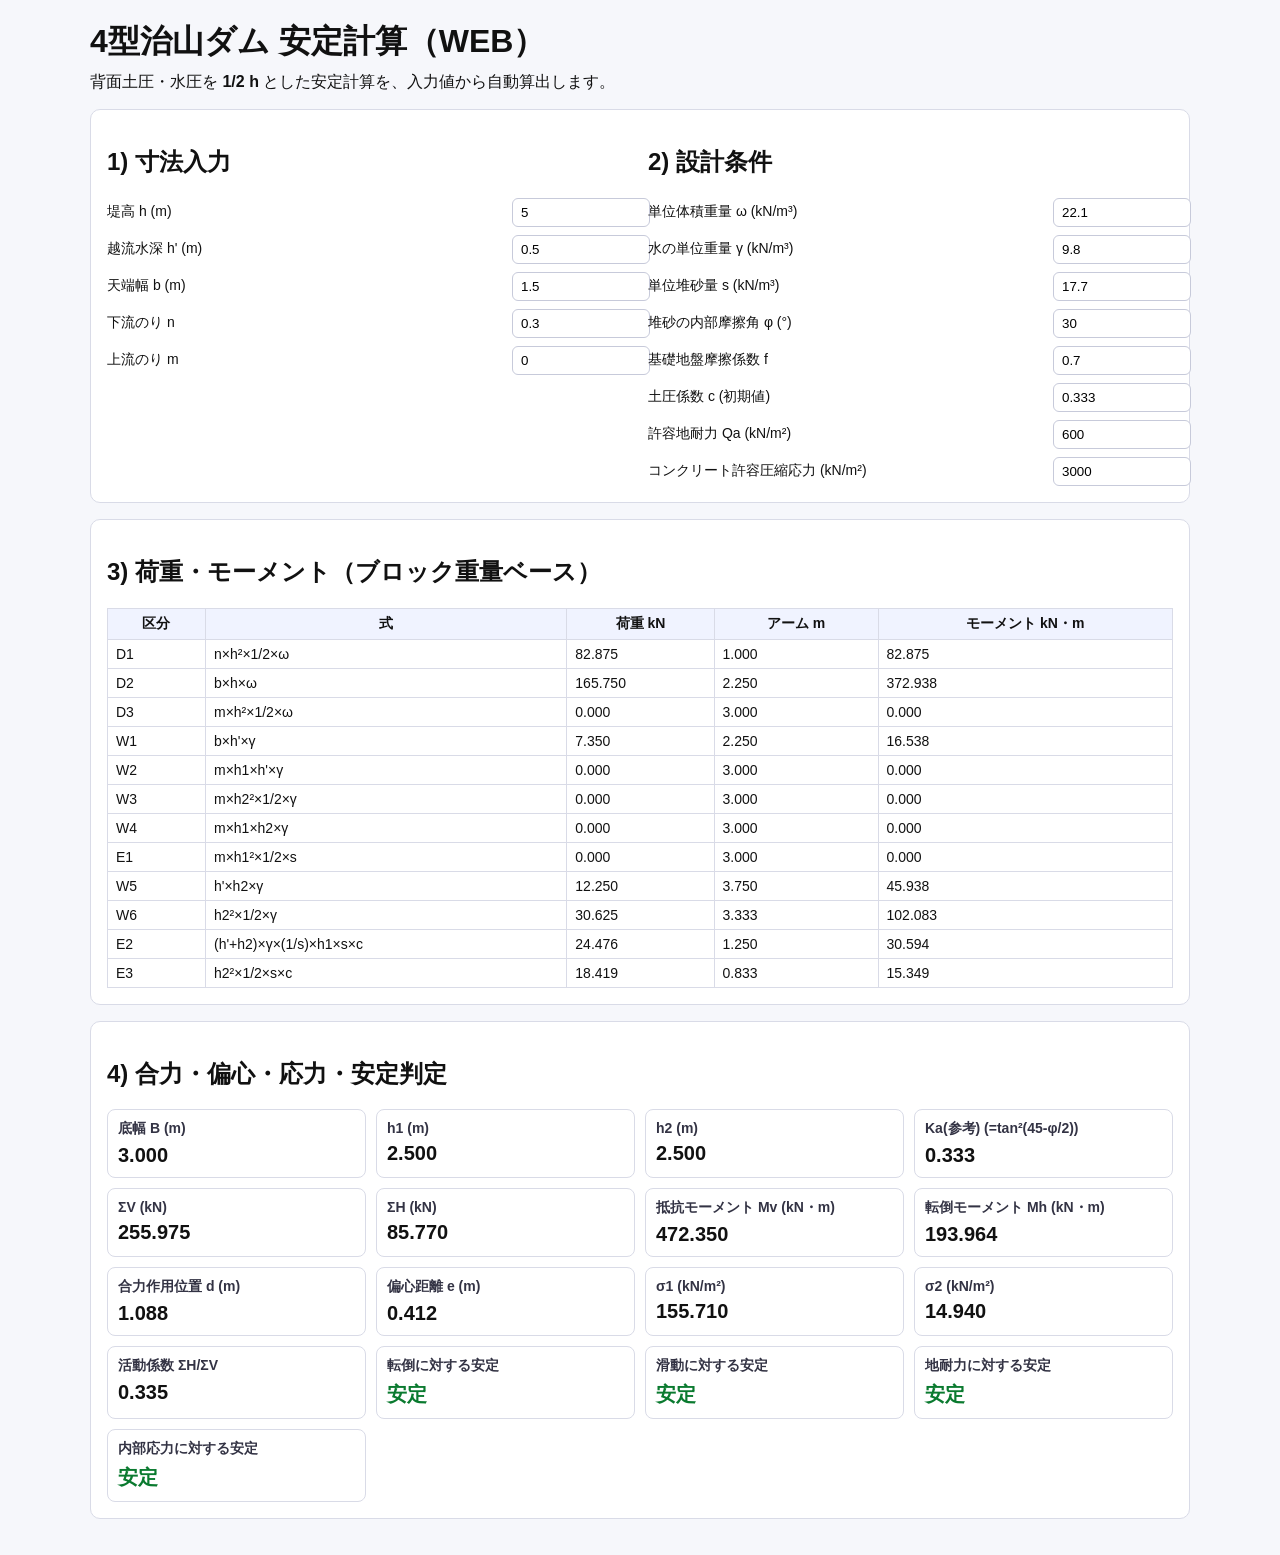
<file: dam_stability_web/index.html>
<!doctype html>
<html lang="ja">
<head>
  <meta charset="UTF-8" />
  <meta name="viewport" content="width=device-width, initial-scale=1.0" />
  <title>4型治山ダム 安定計算WEB</title>
  <link rel="stylesheet" href="style.css" />
</head>
<body>
  <main class="container">
    <h1>4型治山ダム 安定計算（WEB）</h1>
    <p class="lead">背面土圧・水圧を <strong>1/2 h</strong> とした安定計算を、入力値から自動算出します。</p>

    <section class="card grid2">
      <div>
        <h2>1) 寸法入力</h2>
        <div class="fields" id="dim-fields"></div>
      </div>
      <div>
        <h2>2) 設計条件</h2>
        <div class="fields" id="cond-fields"></div>
      </div>
    </section>

    <section class="card">
      <h2>3) 荷重・モーメント（ブロック重量ベース）</h2>
      <table id="force-table">
        <thead>
          <tr><th>区分</th><th>式</th><th>荷重 kN</th><th>アーム m</th><th>モーメント kN・m</th></tr>
        </thead>
        <tbody></tbody>
      </table>
    </section>

    <section class="card">
      <h2>4) 合力・偏心・応力・安定判定</h2>
      <div class="result-grid" id="results"></div>
    </section>
  </main>

  <script src="script.js"></script>
</body>
</html>
</file>
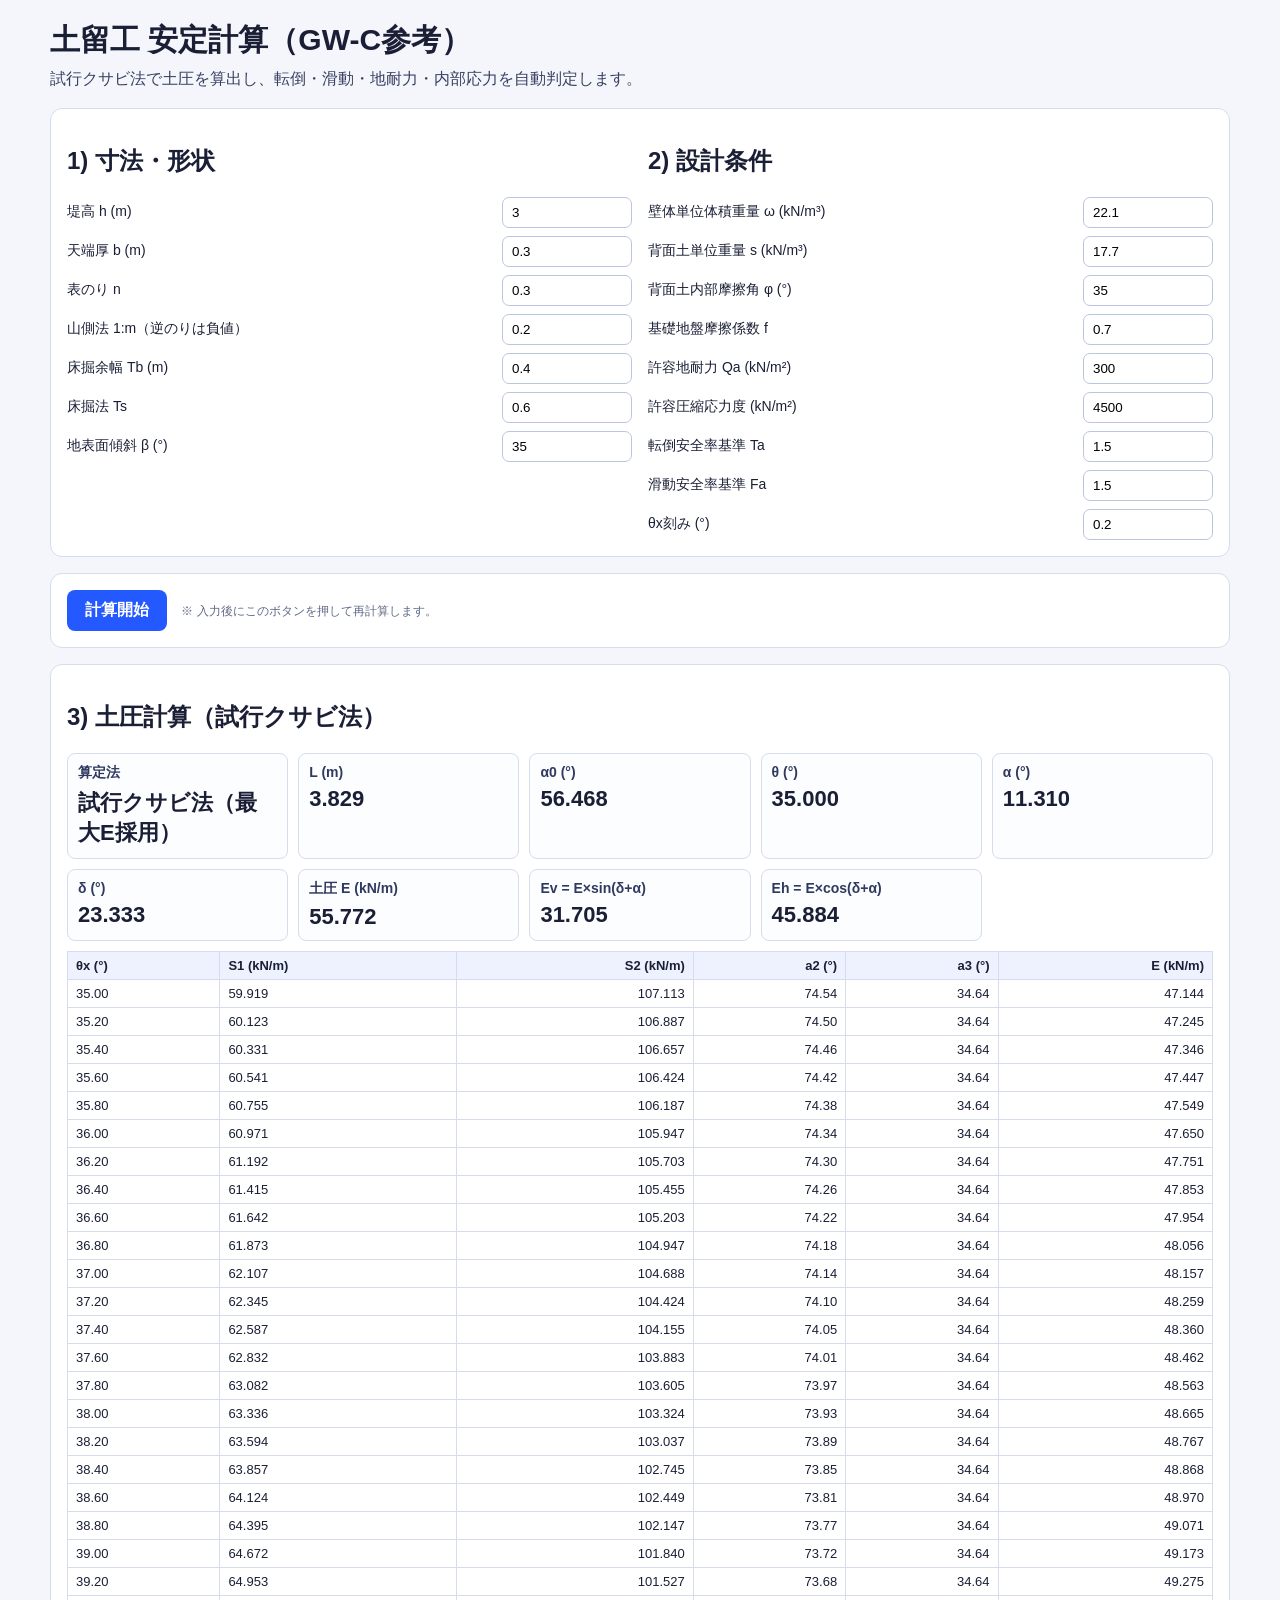
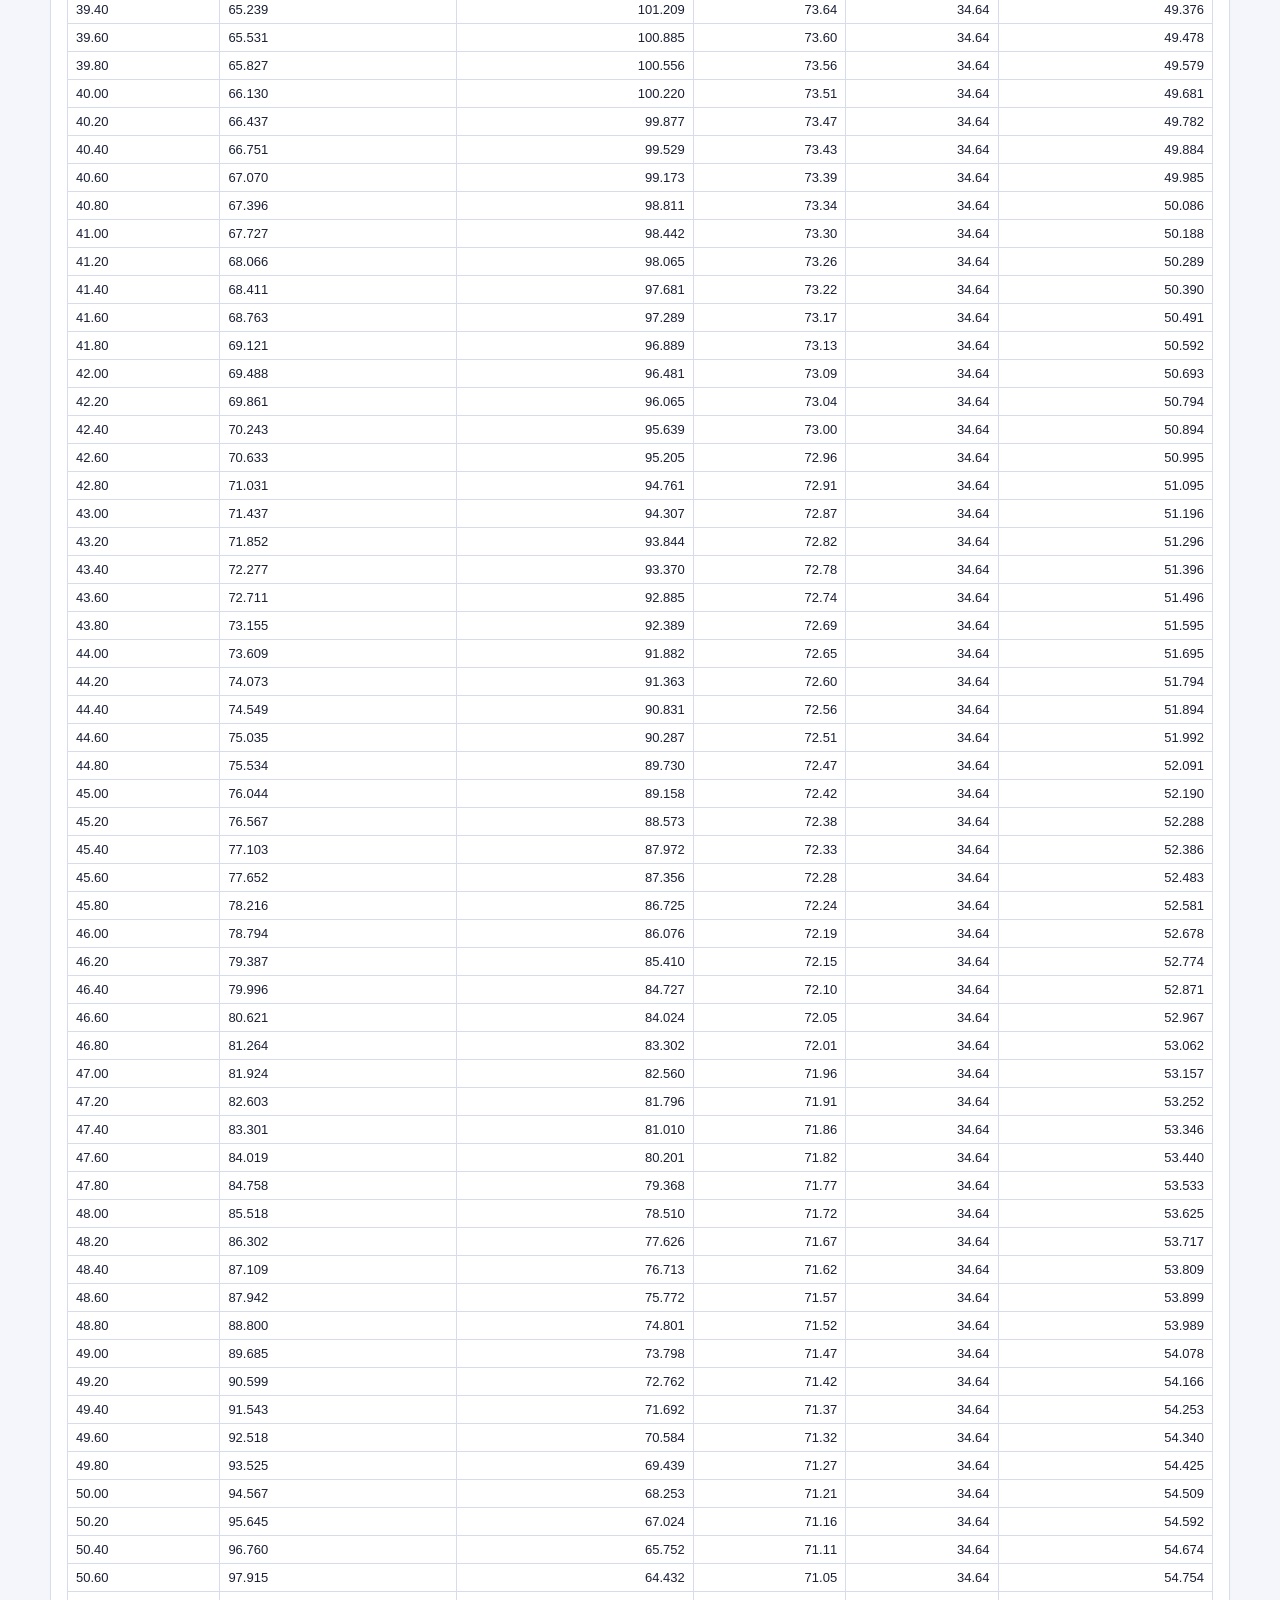
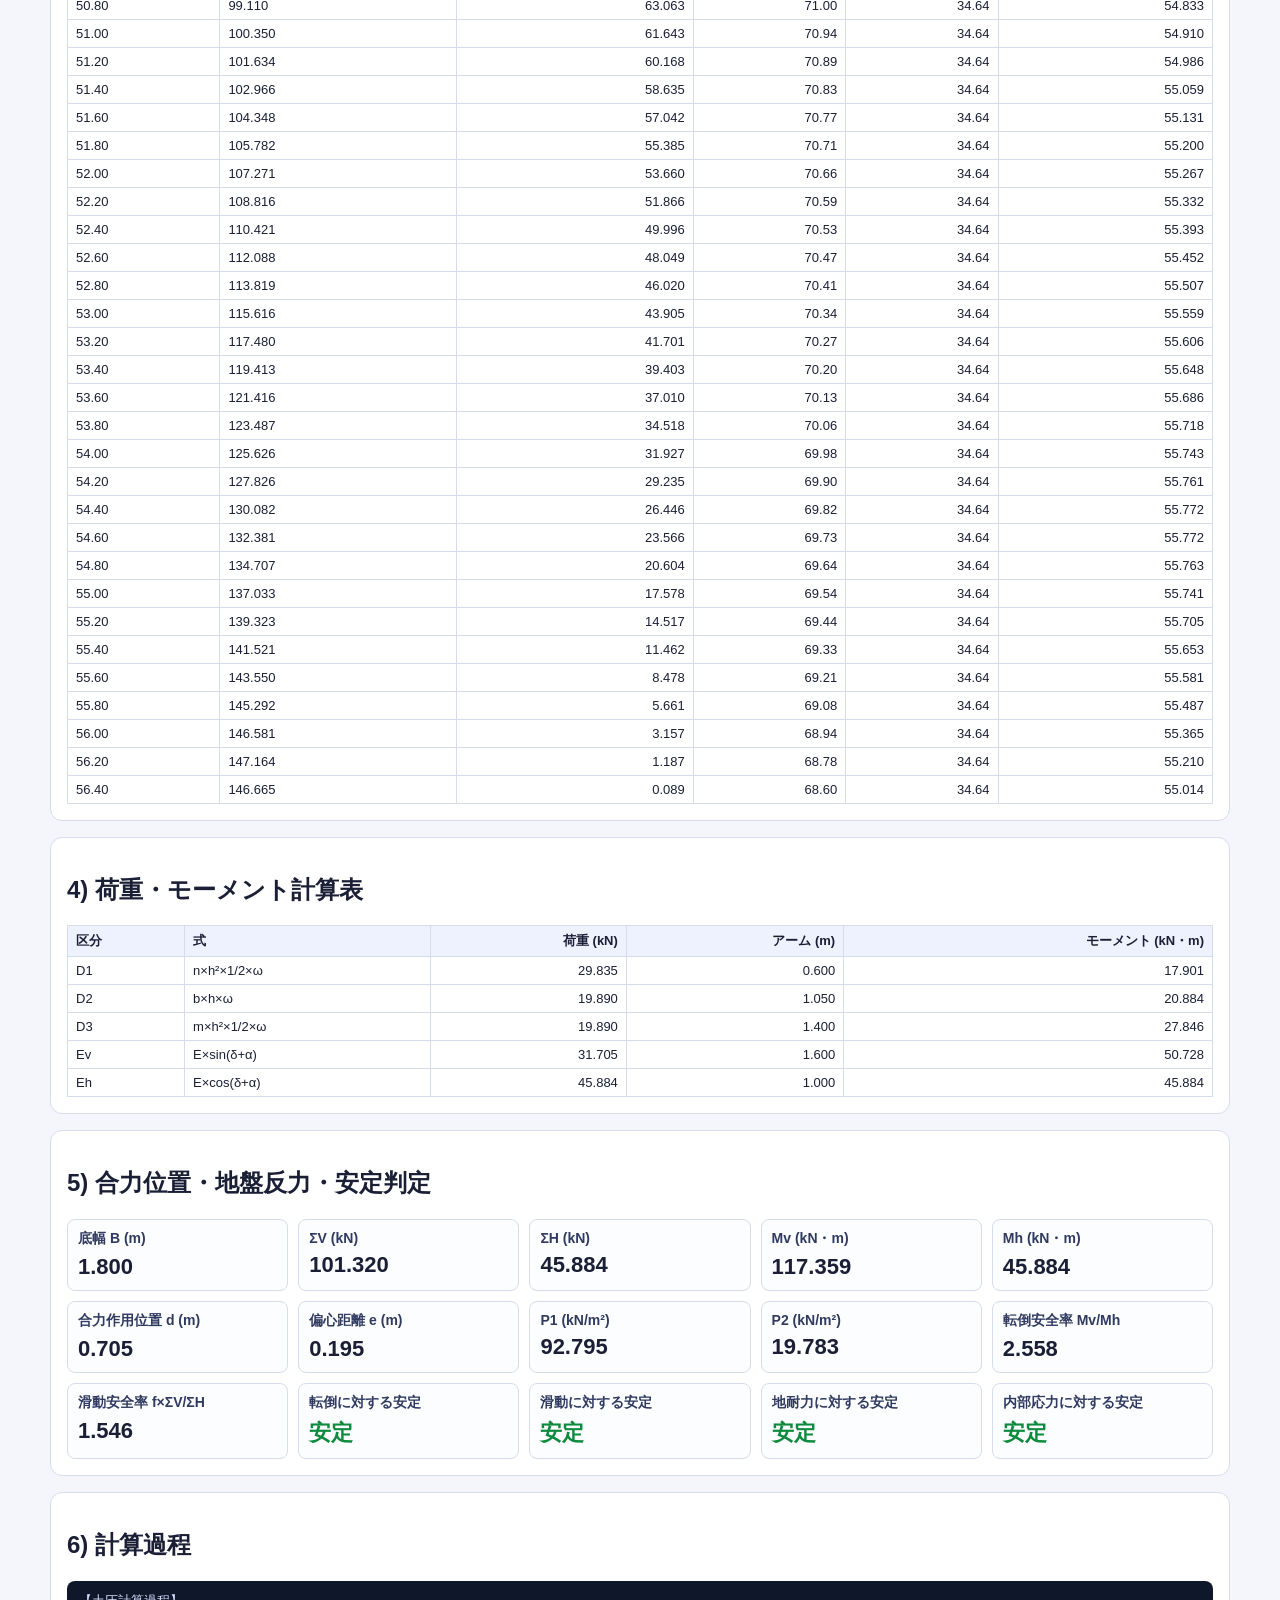
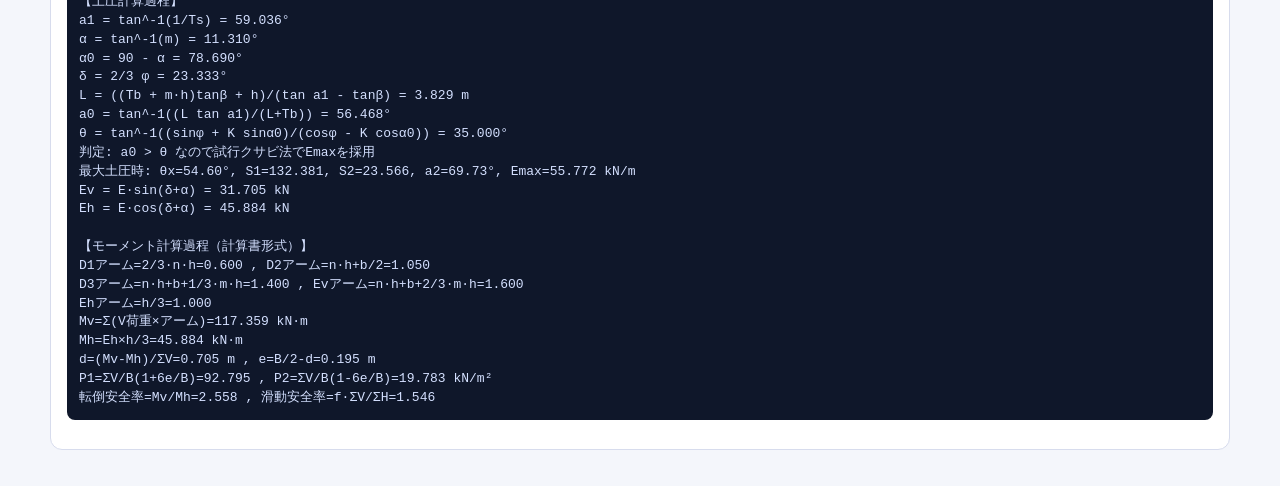
<file: 土留工安定計算web/index.html>
<!doctype html>
<html lang="ja">
<head>
  <meta charset="UTF-8" />
  <meta name="viewport" content="width=device-width, initial-scale=1.0" />
  <title>土留工 安定計算WEB</title>
  <link rel="stylesheet" href="style.css" />
</head>
<body>
  <main class="container">
    <h1>土留工 安定計算（GW-C参考）</h1>
    <p class="lead">試行クサビ法で土圧を算出し、転倒・滑動・地耐力・内部応力を自動判定します。</p>

    <section class="card grid2">
      <div>
        <h2>1) 寸法・形状</h2>
        <div id="geom-fields" class="fields"></div>
      </div>
      <div>
        <h2>2) 設計条件</h2>
        <div id="cond-fields" class="fields"></div>
      </div>
    </section>

    <section class="card">
      <button id="calc-btn" class="calc-btn">計算開始</button>
      <span class="sub">※ 入力後にこのボタンを押して再計算します。</span>
    </section>

    <section class="card">
      <h2>3) 土圧計算（試行クサビ法）</h2>
      <div id="earth-kpis" class="result-grid"></div>
      <table id="wedge-table">
        <thead>
          <tr>
            <th>θx (°)</th><th>S1 (kN/m)</th><th>S2 (kN/m)</th><th>a2 (°)</th><th>a3 (°)</th><th>E (kN/m)</th>
          </tr>
        </thead>
        <tbody></tbody>
      </table>
    </section>

    <section class="card">
      <h2>4) 荷重・モーメント計算表</h2>
      <table id="force-table">
        <thead>
          <tr><th>区分</th><th>式</th><th>荷重 (kN)</th><th>アーム (m)</th><th>モーメント (kN・m)</th></tr>
        </thead>
        <tbody></tbody>
      </table>
    </section>

    <section class="card">
      <h2>5) 合力位置・地盤反力・安定判定</h2>
      <div id="result-kpis" class="result-grid"></div>
    </section>

    <section class="card">
      <h2>6) 計算過程</h2>
      <pre id="calc-log" class="log"></pre>
    </section>
  </main>

  <script src="script.js"></script>
</body>
</html>
</file>
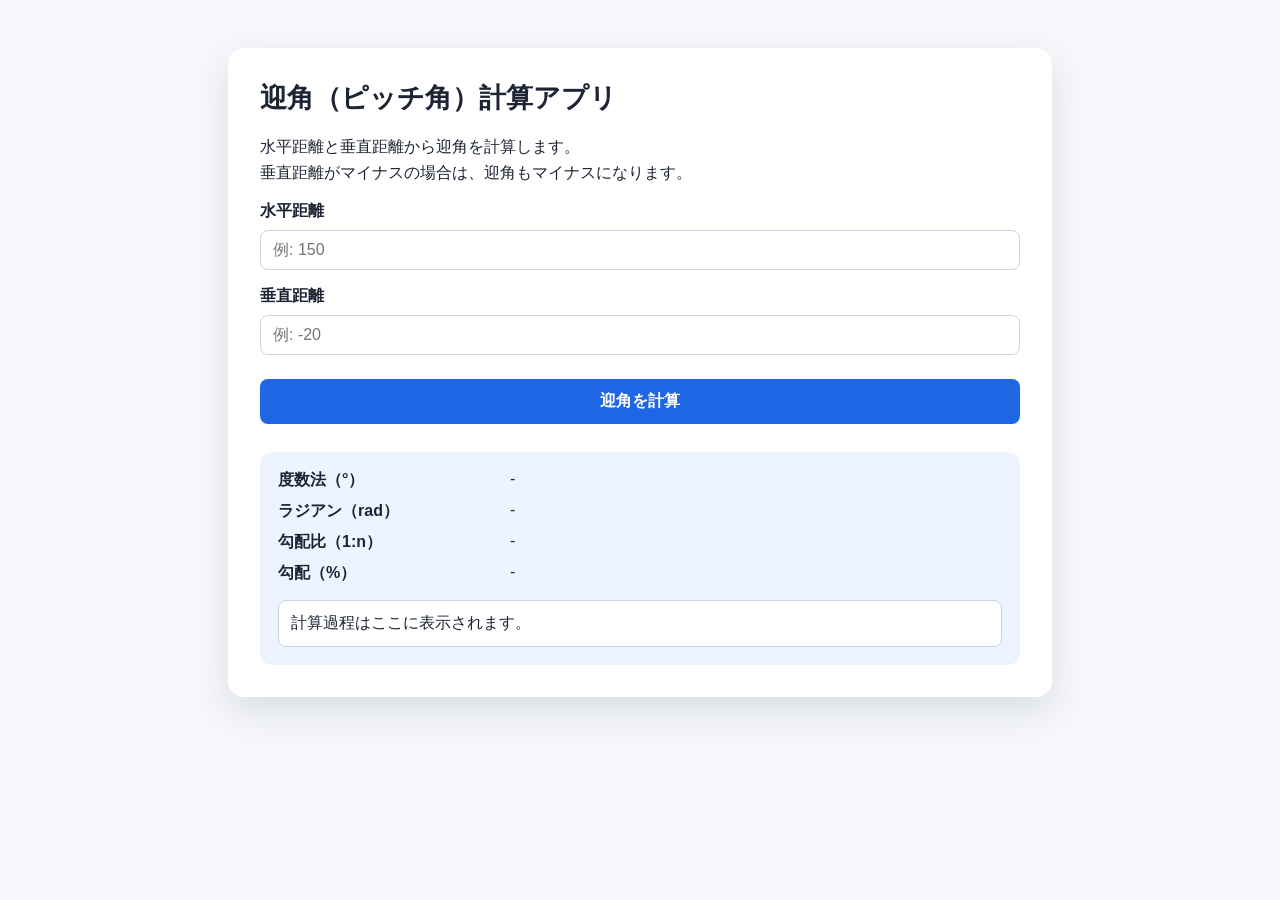
<file: angle_calculator.html>
<!doctype html>
<html lang="ja">
  <head>
    <meta charset="UTF-8" />
    <meta name="viewport" content="width=device-width, initial-scale=1.0" />
    <title>迎角計算アプリ</title>
    <style>
      :root {
        color-scheme: light;
        font-family: "Noto Sans JP", "Hiragino Kaku Gothic ProN", sans-serif;
      }

      body {
        margin: 0;
        background: #f5f7fb;
        color: #1d2433;
      }

      main {
        max-width: 760px;
        margin: 48px auto;
        background: #fff;
        border-radius: 16px;
        padding: 32px;
        box-shadow: 0 14px 34px rgba(33, 40, 52, 0.12);
      }

      h1 {
        margin-top: 0;
        font-size: 1.7rem;
      }

      p {
        line-height: 1.6;
      }

      .grid {
        display: grid;
        grid-template-columns: 1fr;
        gap: 16px;
      }

      label {
        font-weight: 600;
      }

      input {
        margin-top: 8px;
        width: 100%;
        box-sizing: border-box;
        padding: 10px 12px;
        border-radius: 8px;
        border: 1px solid #cad3e4;
        font-size: 1rem;
      }

      button {
        margin-top: 8px;
        padding: 12px 16px;
        border: none;
        border-radius: 8px;
        background: #1f66e5;
        color: #fff;
        font-size: 1rem;
        font-weight: 700;
        cursor: pointer;
      }

      button:hover {
        background: #1657ca;
      }

      .result {
        margin-top: 28px;
        background: #eef4ff;
        border-radius: 12px;
        padding: 18px;
      }

      .result dl {
        margin: 0;
        display: grid;
        grid-template-columns: 180px 1fr;
        gap: 10px 12px;
      }

      .result dt {
        font-weight: 700;
      }

      .formula {
        margin-top: 16px;
        background: #fff;
        border: 1px solid #cad3e4;
        border-radius: 8px;
        padding: 12px;
        font-family: ui-monospace, SFMono-Regular, Menlo, monospace;
        white-space: pre-wrap;
      }

      .error {
        margin-top: 14px;
        color: #b42318;
        font-weight: 700;
      }
    </style>
  </head>
  <body>
    <main>
      <h1>迎角（ピッチ角）計算アプリ</h1>
      <p>
        水平距離と垂直距離から迎角を計算します。<br />
        垂直距離がマイナスの場合は、迎角もマイナスになります。
      </p>

      <section class="grid">
        <label for="horizontal">
          水平距離
          <input id="horizontal" type="number" step="any" placeholder="例: 150" />
        </label>

        <label for="vertical">
          垂直距離
          <input id="vertical" type="number" step="any" placeholder="例: -20" />
        </label>

        <button id="calcBtn" type="button">迎角を計算</button>
      </section>

      <p id="error" class="error" role="alert"></p>

      <section class="result" aria-live="polite">
        <dl>
          <dt>度数法（°）</dt>
          <dd id="degreeOut">-</dd>
          <dt>ラジアン（rad）</dt>
          <dd id="radianOut">-</dd>
          <dt>勾配比（1:n）</dt>
          <dd id="ratioOut">-</dd>
          <dt>勾配（%）</dt>
          <dd id="percentOut">-</dd>
        </dl>
        <div id="formulaOut" class="formula">計算過程はここに表示されます。</div>
      </section>
    </main>

    <script>
      const horizontalInput = document.getElementById("horizontal");
      const verticalInput = document.getElementById("vertical");
      const calcBtn = document.getElementById("calcBtn");
      const degreeOut = document.getElementById("degreeOut");
      const radianOut = document.getElementById("radianOut");
      const ratioOut = document.getElementById("ratioOut");
      const percentOut = document.getElementById("percentOut");
      const formulaOut = document.getElementById("formulaOut");
      const errorOut = document.getElementById("error");

      function format(value) {
        return Number.isFinite(value) ? value.toFixed(6) : "-";
      }

      function calculateAngle() {
        const horizontal = Number(horizontalInput.value);
        const vertical = Number(verticalInput.value);

        errorOut.textContent = "";

        if (!Number.isFinite(horizontal) || !Number.isFinite(vertical)) {
          errorOut.textContent = "水平距離と垂直距離を数値で入力してください。";
          return;
        }

        if (horizontal === 0) {
          errorOut.textContent = "水平距離が 0 の場合は角度と勾配を定義できません。0 以外を入力してください。";
          return;
        }

        const thetaRad = Math.atan2(vertical, horizontal);
        const thetaDeg = thetaRad * (180 / Math.PI);
        const slopePercent = (vertical / horizontal) * 100;
        const ratioN = Math.abs(horizontal / vertical);

        degreeOut.textContent = `${format(thetaDeg)} °`;
        radianOut.textContent = `${format(thetaRad)} rad`;
        percentOut.textContent = `${format(slopePercent)} %`;

        if (vertical === 0) {
          ratioOut.textContent = "0勾配（水平）";
        } else {
          const direction = vertical < 0 ? "（下り）" : "（上り）";
          ratioOut.textContent = `1 : ${format(ratioN)} ${direction}`;
        }

        formulaOut.textContent = [
          "式k:",
          `1) θ = arctan(垂直距離 / 水平距離)`,
          `   θ = arctan(${vertical} / ${horizontal})`,
          `2) θ(rad) = atan2(${vertical}, ${horizontal}) = ${format(thetaRad)}`,
          `3) θ(°) = θ(rad) × 180 / π`,
          `   θ(°) = ${format(thetaRad)} × 180 / π = ${format(thetaDeg)}`,
          `4) 勾配比（1:n）: n = |水平距離 / 垂直距離|`,
          vertical === 0
            ? "   垂直距離 = 0 のため、勾配比は 0勾配（水平）"
            : `   n = |${horizontal} / ${vertical}| = ${format(ratioN)} → 1:${format(ratioN)}`,
          `5) 勾配（%） = (垂直距離 / 水平距離) × 100`,
          `   = (${vertical} / ${horizontal}) × 100 = ${format(slopePercent)}%`,
        ].join("\n");
      }

      calcBtn.addEventListener("click", calculateAngle);
      horizontalInput.addEventListener("keydown", (event) => {
        if (event.key === "Enter") calculateAngle();
      });
      verticalInput.addEventListener("keydown", (event) => {
        if (event.key === "Enter") calculateAngle();
      });
    </script>
  </body>
</html>
</file>
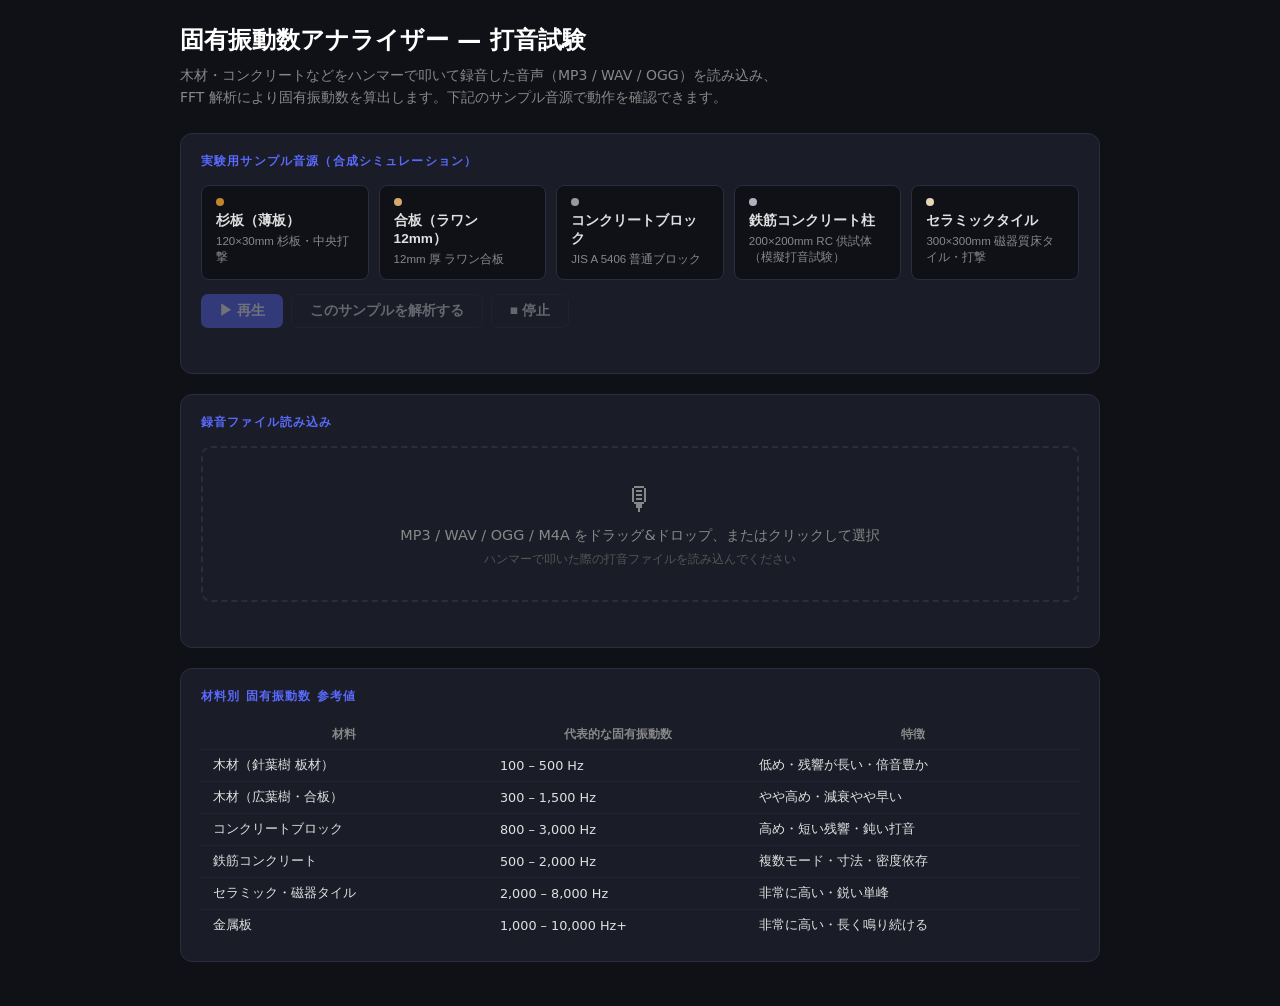
<file: fft-analyzer.html>
<!DOCTYPE html>
<html lang="ja">
<head>
    <meta charset="UTF-8">
    <meta name="viewport" content="width=device-width, initial-scale=1.0">
    <title>固有振動数アナライザー — 打音試験</title>
    <style>
        *, *::before, *::after { box-sizing: border-box; margin: 0; padding: 0; }

        :root {
            --bg:      #0f1117;
            --surface: #1a1d27;
            --border:  #2a2d3d;
            --accent:  #5a6aff;
            --text:    #e0e0e0;
            --muted:   #888;
        }

        body {
            font-family: 'Segoe UI', system-ui, sans-serif;
            background: var(--bg);
            color: var(--text);
            min-height: 100vh;
            padding: 24px 16px;
        }

        .container { max-width: 920px; margin: auto; }

        header { margin-bottom: 24px; }
        header h1 { font-size: 1.5rem; font-weight: 700; color: #fff; }
        header .subtitle { margin-top: 8px; font-size: 0.875rem; color: var(--muted); line-height: 1.6; }

        /* ── カード ── */
        .card {
            background: var(--surface);
            border: 1px solid var(--border);
            border-radius: 12px;
            padding: 20px;
            margin-bottom: 20px;
        }

        .card-title {
            font-size: 0.72rem;
            font-weight: 700;
            text-transform: uppercase;
            letter-spacing: 0.1em;
            color: var(--accent);
            margin-bottom: 16px;
        }

        /* ── サンプルグリッド ── */
        .sample-grid {
            display: grid;
            grid-template-columns: repeat(auto-fit, minmax(160px, 1fr));
            gap: 10px;
        }

        .sample-btn {
            display: flex;
            flex-direction: column;
            align-items: flex-start;
            padding: 12px 14px;
            background: var(--bg);
            border: 1px solid var(--border);
            border-radius: 8px;
            cursor: pointer;
            transition: all 0.15s;
            text-align: left;
            color: var(--text);
        }

        .sample-btn:hover   { border-color: var(--accent); background: rgba(90,106,255,0.06); }
        .sample-btn.active  { border-color: var(--accent); background: rgba(90,106,255,0.12); }
        .sample-btn .s-dot  { width: 8px; height: 8px; border-radius: 50%; margin-bottom: 6px; }
        .sample-btn .s-name { font-size: 0.85rem; font-weight: 600; margin-bottom: 3px; }
        .sample-btn .s-desc { font-size: 0.72rem; color: var(--muted); line-height: 1.4; }

        .sample-controls { display: flex; gap: 8px; margin-top: 14px; flex-wrap: wrap; }

        /* ── ドロップゾーン ── */
        .drop-zone {
            border: 2px dashed var(--border);
            border-radius: 10px;
            padding: 32px 20px;
            text-align: center;
            cursor: pointer;
            transition: all 0.2s;
            color: var(--muted);
            font-size: 0.9rem;
        }

        .drop-zone:hover, .drop-zone.drag-over {
            border-color: var(--accent);
            background: rgba(90,106,255,0.05);
            color: var(--text);
        }

        .drop-zone .drop-icon { font-size: 2rem; margin-bottom: 8px; }

        /* ── コントロール ── */
        .controls-row {
            display: flex;
            gap: 12px;
            flex-wrap: wrap;
            align-items: flex-end;
            margin-top: 14px;
        }

        .ctrl-group { display: flex; flex-direction: column; gap: 4px; }
        .ctrl-group label { font-size: 0.72rem; color: var(--muted); }

        select, input[type="number"] {
            background: var(--bg);
            border: 1px solid var(--border);
            border-radius: 6px;
            color: var(--text);
            font-size: 0.83rem;
            padding: 6px 10px;
            outline: none;
        }

        select:focus { border-color: var(--accent); }

        /* ── ボタン ── */
        .btn {
            padding: 7px 18px;
            border: none;
            border-radius: 7px;
            font-size: 0.85rem;
            font-weight: 600;
            cursor: pointer;
            transition: all 0.15s;
        }

        .btn-primary   { background: var(--accent); color: #fff; }
        .btn-primary:hover { background: #6e7dff; }
        .btn-secondary { background: transparent; color: var(--text); border: 1px solid var(--border); }
        .btn-secondary:hover { border-color: var(--accent); color: var(--accent); }
        .btn:active    { transform: scale(0.97); }
        .btn:disabled  { opacity: 0.38; cursor: default; transform: none; }

        /* ── 波形 ── */
        #waveformCanvas { width: 100%; border-radius: 6px; cursor: crosshair; display: block; }
        .waveform-info  { font-size: 0.75rem; color: var(--muted); margin-top: 8px; }

        /* ── スペクトル ── */
        #spectrumCanvas { width: 100%; border-radius: 6px; display: block; cursor: crosshair; }

        /* ── 音声情報 ── */
        .audio-info { display: flex; gap: 20px; flex-wrap: wrap; margin-bottom: 14px; }
        .audio-info-item .label { font-size: 0.75rem; color: var(--muted); margin-right: 4px; }
        .audio-info-item .val   { font-size: 0.85rem; font-weight: 600; }

        /* ── 結果テーブル ── */
        .freq-table { width: 100%; border-collapse: collapse; font-size: 0.85rem; }
        .freq-table th {
            text-align: left;
            padding: 8px 12px;
            color: var(--muted);
            font-size: 0.72rem;
            text-transform: uppercase;
            letter-spacing: 0.06em;
            border-bottom: 1px solid var(--border);
        }
        .freq-table td {
            padding: 9px 12px;
            border-bottom: 1px solid rgba(42,45,61,0.5);
        }
        .freq-table tr:last-child td { border-bottom: none; }

        .rank-badge {
            display: inline-flex; align-items: center; justify-content: center;
            width: 22px; height: 22px; border-radius: 50%;
            font-size: 0.72rem; font-weight: 700;
        }

        .material-tag {
            display: inline-block;
            padding: 2px 8px;
            border-radius: 12px;
            font-size: 0.72rem;
        }

        /* ── 参考テーブル ── */
        .ref-table { width: 100%; border-collapse: collapse; font-size: 0.8rem; }
        .ref-table th, .ref-table td { padding: 7px 12px; border-bottom: 1px solid rgba(42,45,61,0.5); }
        .ref-table th { color: var(--muted); font-size: 0.72rem; text-transform: uppercase; }
        .ref-table tr:last-child td { border-bottom: none; }

        /* ── ツールチップ ── */
        #tooltip {
            position: fixed;
            background: rgba(15,17,23,0.95);
            border: 1px solid var(--border);
            border-radius: 6px;
            padding: 6px 10px;
            font-size: 0.78rem;
            pointer-events: none;
            display: none;
            z-index: 100;
        }

        /* ── ステータスバー ── */
        .status-bar         { font-size: 0.78rem; color: var(--muted); margin-top: 10px; min-height: 1.2em; }
        .status-bar.error   { color: #ff6b6b; }
        .status-bar.success { color: #06d6a0; }
    </style>
</head>
<body>
<div class="container">

    <header>
        <h1>固有振動数アナライザー — 打音試験</h1>
        <p class="subtitle">
            木材・コンクリートなどをハンマーで叩いて録音した音声（MP3 / WAV / OGG）を読み込み、<br>
            FFT 解析により固有振動数を算出します。下記のサンプル音源で動作を確認できます。
        </p>
    </header>

    <!-- ── サンプル音源 ── -->
    <div class="card">
        <div class="card-title">実験用サンプル音源（合成シミュレーション）</div>
        <div class="sample-grid" id="sampleGrid"></div>
        <div class="sample-controls">
            <button class="btn btn-primary"   id="btnPlaySample" disabled onclick="playSample()">▶ 再生</button>
            <button class="btn btn-secondary" id="btnLoadSample" disabled onclick="loadSample()">このサンプルを解析する</button>
            <button class="btn btn-secondary" id="btnStopSample" disabled onclick="stopPlayback()">■ 停止</button>
        </div>
        <div class="status-bar" id="sampleStatus"></div>
    </div>

    <!-- ── ファイルアップロード ── -->
    <div class="card">
        <div class="card-title">録音ファイル読み込み</div>
        <div class="drop-zone" id="dropZone" onclick="document.getElementById('fileInput').click()">
            <div class="drop-icon">🎙</div>
            <div>MP3 / WAV / OGG / M4A をドラッグ&ドロップ、またはクリックして選択</div>
            <div style="font-size:0.78rem;margin-top:6px;color:#555">ハンマーで叩いた際の打音ファイルを読み込んでください</div>
        </div>
        <input type="file" id="fileInput" accept="audio/*" style="display:none" onchange="handleFile(this.files[0])">
        <div class="status-bar" id="fileStatus"></div>
    </div>

    <!-- ── 波形表示 ── -->
    <div class="card" id="waveformCard" style="display:none">
        <div class="card-title">波形 ／ 解析ウィンドウ選択</div>
        <div class="audio-info" id="audioInfo"></div>
        <canvas id="waveformCanvas" height="120"></canvas>
        <div class="waveform-info" id="waveformInfo">
            波形上をクリックして解析開始位置を設定（オレンジ色の範囲が FFT ウィンドウです）
        </div>
        <div class="controls-row">
            <div class="ctrl-group">
                <label>FFT サイズ</label>
                <select id="fftSize">
                    <option value="1024">1024 点</option>
                    <option value="2048">2048 点</option>
                    <option value="4096" selected>4096 点</option>
                    <option value="8192">8192 点</option>
                    <option value="16384">16384 点</option>
                </select>
            </div>
            <div class="ctrl-group">
                <label>窓関数</label>
                <select id="waveWindowFunc">
                    <option value="hann" selected>ハニング</option>
                    <option value="hamming">ハミング</option>
                    <option value="blackman">ブラックマン</option>
                    <option value="rect">矩形（なし）</option>
                </select>
            </div>
            <div class="ctrl-group">
                <label>周波数上限 (Hz)</label>
                <input type="number" id="freqMax" value="5000" min="100" max="22050" step="100">
            </div>
            <button class="btn btn-secondary" onclick="autoDetect()">⚡ 打撃点自動検出</button>
            <button class="btn btn-primary"   onclick="analyzeAudio()">解析実行</button>
        </div>
    </div>

    <!-- ── スペクトル ── -->
    <div class="card" id="spectrumCard" style="display:none">
        <div class="card-title">振幅スペクトル</div>
        <canvas id="spectrumCanvas" height="240"></canvas>
    </div>

    <!-- ── 固有振動数 結果 ── -->
    <div class="card" id="resultsCard" style="display:none">
        <div class="card-title">固有振動数 ─ 検出結果</div>
        <table class="freq-table">
            <thead>
                <tr>
                    <th>#</th>
                    <th>周波数 (Hz)</th>
                    <th>相対振幅</th>
                    <th>材料カテゴリ（参考）</th>
                </tr>
            </thead>
            <tbody id="resultsBody"></tbody>
        </table>
    </div>

    <!-- ── 参考テーブル ── -->
    <div class="card">
        <div class="card-title">材料別 固有振動数 参考値</div>
        <table class="ref-table">
            <thead><tr><th>材料</th><th>代表的な固有振動数</th><th>特徴</th></tr></thead>
            <tbody>
                <tr><td>木材（針葉樹 板材）</td><td>100 – 500 Hz</td><td>低め・残響が長い・倍音豊か</td></tr>
                <tr><td>木材（広葉樹・合板）</td><td>300 – 1,500 Hz</td><td>やや高め・減衰やや早い</td></tr>
                <tr><td>コンクリートブロック</td><td>800 – 3,000 Hz</td><td>高め・短い残響・鈍い打音</td></tr>
                <tr><td>鉄筋コンクリート</td><td>500 – 2,000 Hz</td><td>複数モード・寸法・密度依存</td></tr>
                <tr><td>セラミック・磁器タイル</td><td>2,000 – 8,000 Hz</td><td>非常に高い・鋭い単峰</td></tr>
                <tr><td>金属板</td><td>1,000 – 10,000 Hz+</td><td>非常に高い・長く鳴り続ける</td></tr>
            </tbody>
        </table>
    </div>

</div>

<div id="tooltip"></div>

<script>
/* ============================================================
   グローバル状態
   ============================================================ */
let audioCtx        = null;
let audioBuffer     = null;
let winStartSample  = 0;
let selectedId      = null;
let currentSource   = null;
const sampleBuffers = {};

/* ============================================================
   サンプル定義
   5 種類の材料ごとに固有モード（周波数・振幅・減衰時定数）を設定
   ============================================================ */
const SAMPLE_DEFS = [
    {
        id: 'cedar',
        name: '杉板（薄板）',
        desc: '120×30mm 杉板・中央打撃',
        color: '#C4852A',
        duration: 1.2,
        modes: [
            { freq: 278, amp: 1.00, tau: 0.360 },
            { freq: 556, amp: 0.38, tau: 0.220 },
            { freq: 834, amp: 0.17, tau: 0.140 },
            { freq: 1112, amp: 0.08, tau: 0.090 },
        ],
    },
    {
        id: 'plywood',
        name: '合板（ラワン 12mm）',
        desc: '12mm 厚 ラワン合板',
        color: '#D4A96A',
        duration: 1.0,
        modes: [
            { freq: 372, amp: 0.70, tau: 0.260 },
            { freq: 448, amp: 1.00, tau: 0.280 },
            { freq: 896, amp: 0.33, tau: 0.160 },
            { freq: 1344, amp: 0.14, tau: 0.100 },
        ],
    },
    {
        id: 'concrete_block',
        name: 'コンクリートブロック',
        desc: 'JIS A 5406 普通ブロック',
        color: '#9A9A9A',
        duration: 0.6,
        modes: [
            { freq: 963,  amp: 0.62, tau: 0.090 },
            { freq: 1248, amp: 1.00, tau: 0.110 },
            { freq: 2496, amp: 0.27, tau: 0.058 },
            { freq: 3744, amp: 0.11, tau: 0.038 },
        ],
    },
    {
        id: 'rc_column',
        name: '鉄筋コンクリート柱',
        desc: '200×200mm RC 供試体（模擬打音試験）',
        color: '#B0B0C0',
        duration: 0.8,
        modes: [
            { freq: 538,  amp: 0.65, tau: 0.135 },
            { freq: 744,  amp: 1.00, tau: 0.175 },
            { freq: 1488, amp: 0.43, tau: 0.100 },
            { freq: 2232, amp: 0.19, tau: 0.062 },
            { freq: 2976, amp: 0.09, tau: 0.040 },
        ],
    },
    {
        id: 'ceramic',
        name: 'セラミックタイル',
        desc: '300×300mm 磁器質床タイル・打撃',
        color: '#E8D4B8',
        duration: 0.35,
        modes: [
            { freq: 2876, amp: 0.68, tau: 0.048 },
            { freq: 3824, amp: 1.00, tau: 0.055 },
            { freq: 5512, amp: 0.37, tau: 0.032 },
            { freq: 7648, amp: 0.17, tau: 0.022 },
        ],
    },
];

/* ============================================================
   AudioContext の遅延初期化
   ============================================================ */
function ensureCtx() {
    if (!audioCtx) {
        audioCtx = new (window.AudioContext || window.webkitAudioContext)();
        buildSamples();
    }
    if (audioCtx.state === 'suspended') audioCtx.resume();
    return audioCtx;
}

/* ============================================================
   サンプル音源合成（Web Audio API を使って AudioBuffer を生成）
   打撃瞬時ノイズ + 各共振モードの減衰振動
   ============================================================ */
function buildSamples() {
    const sr = audioCtx.sampleRate;
    for (const def of SAMPLE_DEFS) {
        const n   = Math.ceil(sr * def.duration);
        const buf = audioCtx.createBuffer(1, n, sr);
        const d   = buf.getChannelData(0);

        for (let i = 0; i < n; i++) {
            const t = i / sr;
            let s = 0;
            // 打撃瞬時ノイズ（極短パルス）
            if (t < 0.004) s += (Math.random() * 2 - 1) * Math.exp(-t * 3500) * 0.6;
            // 各共振モード
            for (const m of def.modes) {
                s += m.amp * Math.sin(2 * Math.PI * m.freq * t) * Math.exp(-t / m.tau);
            }
            d[i] = s;
        }

        // ピーク正規化
        let mx = 1e-10;
        for (let i = 0; i < n; i++) if (Math.abs(d[i]) > mx) mx = Math.abs(d[i]);
        for (let i = 0; i < n; i++) d[i] /= mx;

        sampleBuffers[def.id] = buf;
    }
}

/* ============================================================
   サンプル UI 構築
   ============================================================ */
function buildSampleUI() {
    const grid = document.getElementById('sampleGrid');
    for (const def of SAMPLE_DEFS) {
        const btn = document.createElement('button');
        btn.className = 'sample-btn';
        btn.id = 'sb_' + def.id;
        btn.innerHTML = `
            <div class="s-dot" style="background:${def.color}"></div>
            <div class="s-name">${def.name}</div>
            <div class="s-desc">${def.desc}</div>
        `;
        btn.onclick = () => selectSample(def.id);
        grid.appendChild(btn);
    }
}

function selectSample(id) {
    ensureCtx();
    selectedId = id;
    document.querySelectorAll('.sample-btn').forEach(b => b.classList.remove('active'));
    document.getElementById('sb_' + id).classList.add('active');
    document.getElementById('btnPlaySample').disabled = false;
    document.getElementById('btnLoadSample').disabled = false;
    const def = SAMPLE_DEFS.find(d => d.id === id);
    setStatus('sampleStatus', `「${def.name}」を選択 — ▶ 再生 または このサンプルを解析する をクリック`);
}

function playSample() {
    if (!selectedId) return;
    ensureCtx();
    stopPlayback();
    currentSource = audioCtx.createBufferSource();
    currentSource.buffer = sampleBuffers[selectedId];
    currentSource.connect(audioCtx.destination);
    currentSource.start();
    document.getElementById('btnStopSample').disabled = false;
    currentSource.onended = () => { document.getElementById('btnStopSample').disabled = true; };
}

function stopPlayback() {
    if (currentSource) { try { currentSource.stop(); } catch {} currentSource = null; }
    document.getElementById('btnStopSample').disabled = true;
}

function loadSample() {
    if (!selectedId) return;
    ensureCtx();
    audioBuffer    = sampleBuffers[selectedId];
    winStartSample = 0;
    const def = SAMPLE_DEFS.find(d => d.id === selectedId);
    showAudioInfo(`${def.name}（合成サンプル）`);
    drawWaveform();
    autoDetect();
    setStatus('sampleStatus', `「${def.name}」を読み込みました。解析実行ボタンを押してください。`, 'success');
}

/* ============================================================
   ファイル読み込み
   ============================================================ */
const dropZone = document.getElementById('dropZone');
dropZone.addEventListener('dragover',  e => { e.preventDefault(); dropZone.classList.add('drag-over'); });
dropZone.addEventListener('dragleave', ()  => dropZone.classList.remove('drag-over'));
dropZone.addEventListener('drop',      e  => {
    e.preventDefault();
    dropZone.classList.remove('drag-over');
    if (e.dataTransfer.files[0]) handleFile(e.dataTransfer.files[0]);
});

function handleFile(file) {
    if (!file) return;
    setStatus('fileStatus', `読み込み中: ${file.name} ...`);
    ensureCtx();
    const reader = new FileReader();
    reader.onload = e => {
        audioCtx.decodeAudioData(e.target.result.slice(0), buf => {
            audioBuffer    = buf;
            winStartSample = 0;
            showAudioInfo(file.name);
            drawWaveform();
            autoDetect();
            setStatus('fileStatus', `✔ ${file.name} を読み込みました`, 'success');
        }, err => {
            setStatus('fileStatus', `デコードエラー: ${err?.message || err}`, 'error');
        });
    };
    reader.onerror = () => setStatus('fileStatus', 'ファイル読み込みエラー', 'error');
    reader.readAsArrayBuffer(file);
}

/* ============================================================
   音声情報バー
   ============================================================ */
function showAudioInfo(name) {
    document.getElementById('waveformCard').style.display = '';
    const b = audioBuffer;
    document.getElementById('audioInfo').innerHTML = [
        ['ファイル',           name],
        ['再生時間',           b.duration.toFixed(3) + ' 秒'],
        ['サンプリングレート', b.sampleRate.toLocaleString() + ' Hz'],
        ['チャンネル',         b.numberOfChannels + ' ch'],
        ['総サンプル数',       b.length.toLocaleString() + ' 点'],
    ].map(([l, v]) =>
        `<div class="audio-info-item"><span class="label">${l}</span><span class="val">${v}</span></div>`
    ).join('');
}

/* ============================================================
   波形描画
   ============================================================ */
function drawWaveform() {
    const canvas = document.getElementById('waveformCanvas');
    const cssW = canvas.parentElement.clientWidth;
    const cssH = 120;
    const dpr  = window.devicePixelRatio || 1;
    canvas.width  = cssW * dpr;
    canvas.height = cssH * dpr;
    canvas.style.width  = cssW + 'px';
    canvas.style.height = cssH + 'px';

    const ctx  = canvas.getContext('2d');
    ctx.scale(dpr, dpr);

    const data = audioBuffer.getChannelData(0);
    const n    = data.length;
    const PAD  = { top: 8, bottom: 18 };
    const H    = cssH - PAD.top - PAD.bottom;
    const midY = PAD.top + H / 2;

    // 背景
    ctx.fillStyle = '#0f1117';
    ctx.fillRect(0, 0, cssW, cssH);

    // ゼロライン
    ctx.strokeStyle = '#1e2135';
    ctx.lineWidth = 1;
    ctx.beginPath(); ctx.moveTo(0, midY); ctx.lineTo(cssW, midY); ctx.stroke();

    // 解析ウィンドウ強調
    const fftSize = parseInt(document.getElementById('fftSize').value);
    const x0 = (winStartSample / n) * cssW;
    const x1 = (Math.min(winStartSample + fftSize, n) / n) * cssW;
    ctx.fillStyle = 'rgba(255,160,40,0.13)';
    ctx.fillRect(x0, PAD.top, x1 - x0, H);
    ctx.strokeStyle = 'rgba(255,160,40,0.7)';
    ctx.lineWidth = 1.5;
    ctx.beginPath(); ctx.moveTo(x0, PAD.top); ctx.lineTo(x0, PAD.top + H); ctx.stroke();
    ctx.fillStyle = 'rgba(255,160,40,0.7)';
    ctx.font = '10px system-ui';
    ctx.textAlign = 'left';
    ctx.fillText('解析ウィンドウ', x0 + 3, PAD.top + 11);

    // 波形
    ctx.strokeStyle = '#5a6aff';
    ctx.lineWidth = 1;
    ctx.beginPath();
    const step = Math.max(1, Math.floor(n / (cssW * dpr)));
    for (let px = 0; px < cssW; px++) {
        const si = Math.floor((px / cssW) * n);
        let mn = 0, mx = 0;
        for (let j = si; j < si + step && j < n; j++) {
            if (data[j] < mn) mn = data[j];
            if (data[j] > mx) mx = data[j];
        }
        ctx.moveTo(px + 0.5, midY + mx * (H / 2) * 0.9);
        ctx.lineTo(px + 0.5, midY + mn * (H / 2) * 0.9);
    }
    ctx.stroke();

    // 時間軸
    ctx.fillStyle = '#444';
    ctx.font = '10px system-ui';
    const dur = audioBuffer.duration;
    [0, 0.25, 0.5, 0.75, 1].forEach(r => {
        const px = Math.round(r * (cssW - 1));
        ctx.textAlign = r === 0 ? 'left' : r === 1 ? 'right' : 'center';
        ctx.fillText((r * dur).toFixed(3) + 's', px, cssH - 2);
    });
}

document.getElementById('waveformCanvas').addEventListener('click', e => {
    if (!audioBuffer) return;
    const rect = e.target.getBoundingClientRect();
    winStartSample = Math.max(0, Math.floor(((e.clientX - rect.left) / rect.width) * audioBuffer.length));
    drawWaveform();
    updateWaveformInfo();
});

document.getElementById('fftSize').addEventListener('change', () => {
    if (audioBuffer) { drawWaveform(); updateWaveformInfo(); }
});

function updateWaveformInfo() {
    const fftSize = parseInt(document.getElementById('fftSize').value);
    const sr      = audioBuffer.sampleRate;
    const tStart  = (winStartSample / sr).toFixed(4);
    const tEnd    = ((winStartSample + fftSize) / sr).toFixed(4);
    const res     = (sr / fftSize).toFixed(2);
    document.getElementById('waveformInfo').textContent =
        `解析ウィンドウ: ${tStart}s ～ ${tEnd}s  (${fftSize} 点 / 周波数分解能: ${res} Hz/bin)`;
}

/* ============================================================
   打撃点自動検出（最大振幅の位置を探してウィンドウを設定）
   ============================================================ */
function autoDetect() {
    if (!audioBuffer) return;
    const data = audioBuffer.getChannelData(0);
    let maxAbs = 0, maxIdx = 0;
    for (let i = 0; i < data.length; i++) {
        if (Math.abs(data[i]) > maxAbs) { maxAbs = Math.abs(data[i]); maxIdx = i; }
    }
    const fftSize = parseInt(document.getElementById('fftSize').value);
    winStartSample = Math.max(0, maxIdx - Math.floor(fftSize * 0.08));
    drawWaveform();
    updateWaveformInfo();
}

/* ============================================================
   反復 FFT（Cooley–Tukey in-place）— 大きいバッファでもスタックオーバーフローしない
   ============================================================ */
function fftInPlace(re, im) {
    const n = re.length;

    // ビット反転置換
    for (let i = 1, j = 0; i < n; i++) {
        let bit = n >> 1;
        for (; j & bit; bit >>= 1) j ^= bit;
        j ^= bit;
        if (i < j) {
            let t;
            t = re[i]; re[i] = re[j]; re[j] = t;
            t = im[i]; im[i] = im[j]; im[j] = t;
        }
    }

    // バタフライ演算
    for (let len = 2; len <= n; len <<= 1) {
        const ang = -2 * Math.PI / len;
        const wR  = Math.cos(ang), wI = Math.sin(ang);
        for (let i = 0; i < n; i += len) {
            let curR = 1, curI = 0;
            const half = len >> 1;
            for (let j = 0; j < half; j++) {
                const uR = re[i + j],        uI = im[i + j];
                const vR = re[i + j + half] * curR - im[i + j + half] * curI;
                const vI = re[i + j + half] * curI + im[i + j + half] * curR;
                re[i + j]        = uR + vR;
                im[i + j]        = uI + vI;
                re[i + j + half] = uR - vR;
                im[i + j + half] = uI - vI;
                const tmp = curR * wR - curI * wI;
                curI = curR * wI + curI * wR;
                curR = tmp;
            }
        }
    }
}

/* ============================================================
   窓関数
   ============================================================ */
function makeWindow(type, n) {
    return Array.from({length: n}, (_, i) => {
        switch (type) {
            case 'hann':     return 0.5  * (1 - Math.cos(2 * Math.PI * i / (n - 1)));
            case 'hamming':  return 0.54 - 0.46 * Math.cos(2 * Math.PI * i / (n - 1));
            case 'blackman': return 0.42 - 0.5  * Math.cos(2 * Math.PI * i / (n - 1))
                                         + 0.08 * Math.cos(4 * Math.PI * i / (n - 1));
            default:         return 1;
        }
    });
}

/* ============================================================
   FFT 解析実行
   ============================================================ */
let lastNormMags = [];
let lastFreqsArr = [];

function analyzeAudio() {
    if (!audioBuffer) return;

    const fftSize = parseInt(document.getElementById('fftSize').value);
    const winType = document.getElementById('waveWindowFunc').value;
    const sr      = audioBuffer.sampleRate;
    const raw     = audioBuffer.getChannelData(0);
    const win     = makeWindow(winType, fftSize);

    const re = new Float64Array(fftSize);
    const im = new Float64Array(fftSize);
    for (let i = 0; i < fftSize; i++) {
        const si = winStartSample + i;
        re[i] = si < raw.length ? raw[si] * win[i] : 0;
    }

    fftInPlace(re, im);

    // 片側スペクトル（正規化）
    const halfN = fftSize / 2 + 1;
    const mags  = new Float64Array(halfN);
    const freqs = new Float64Array(halfN);
    let maxMag  = 1e-12;

    for (let i = 0; i < halfN; i++) {
        const m  = Math.sqrt(re[i] * re[i] + im[i] * im[i]) / fftSize;
        mags[i]  = (i === 0 || i === fftSize / 2) ? m : m * 2;
        freqs[i] = (i * sr) / fftSize;
        if (mags[i] > maxMag) maxMag = mags[i];
    }

    const normMags = Array.from(mags, m => m / maxMag);
    lastNormMags   = normMags;
    lastFreqsArr   = Array.from(freqs);

    const freqMax = parseFloat(document.getElementById('freqMax').value) || 5000;
    drawSpectrum(normMags, freqs, freqMax);
    showResults(normMags, freqs, freqMax);
    document.getElementById('spectrumCard').style.display = '';
    document.getElementById('resultsCard').style.display  = '';
}

/* ============================================================
   スペクトル描画
   ============================================================ */
function drawSpectrum(normMags, freqs, freqMax) {
    const canvas = document.getElementById('spectrumCanvas');
    const cssW   = canvas.parentElement.clientWidth;
    const cssH   = 240;
    const dpr    = window.devicePixelRatio || 1;
    canvas.width  = cssW * dpr;
    canvas.height = cssH * dpr;
    canvas.style.width  = cssW + 'px';
    canvas.style.height = cssH + 'px';

    const ctx = canvas.getContext('2d');
    ctx.scale(dpr, dpr);

    const PAD = { top: 24, right: 16, bottom: 48, left: 58 };
    const W   = cssW - PAD.left - PAD.right;
    const H   = cssH - PAD.top  - PAD.bottom;

    ctx.fillStyle = '#0f1117';
    ctx.fillRect(0, 0, cssW, cssH);

    // 表示範囲インデックスを求める
    const endIdx = freqs.findIndex(f => f > freqMax);
    const len    = endIdx > 0 ? endIdx : normMags.length;

    // グリッド
    ctx.strokeStyle = '#1e2135';
    ctx.lineWidth   = 1;
    ctx.fillStyle   = '#555';
    ctx.font        = '11px system-ui';
    for (let g = 0; g <= 5; g++) {
        const y   = PAD.top + H - (g / 5) * H;
        const val = (g / 5).toFixed(1);
        ctx.beginPath(); ctx.moveTo(PAD.left, y); ctx.lineTo(PAD.left + W, y); ctx.stroke();
        ctx.textAlign = 'right';
        ctx.fillText(val, PAD.left - 6, y + 4);
    }

    // バー（グラデーション）
    const barW = Math.max(1, W / len - 0.3);
    const grad = ctx.createLinearGradient(0, PAD.top, 0, PAD.top + H);
    grad.addColorStop(0.0, '#ff6b4a');
    grad.addColorStop(0.4, '#ffd166');
    grad.addColorStop(1.0, '#06d6a0');
    ctx.fillStyle = grad;

    for (let i = 0; i < len; i++) {
        const x = PAD.left + (i / len) * W;
        const h = Math.max(1, normMags[i] * H);
        ctx.fillRect(x, PAD.top + H - h, barW, h);
    }

    // ピークマーカー
    const peaks = detectPeaks(normMags, freqs, freqMax, len);
    peaks.slice(0, 8).forEach((p, pi) => {
        const xi = Math.round((p._idx / len) * W);
        if (xi < 0 || xi > W) return;
        const x = PAD.left + xi;
        const y = PAD.top + H - p.mag * H;
        ctx.strokeStyle = 'rgba(255,255,255,0.5)';
        ctx.lineWidth   = 1;
        ctx.setLineDash([3, 4]);
        ctx.beginPath(); ctx.moveTo(x, y - 4); ctx.lineTo(x, PAD.top + 4); ctx.stroke();
        ctx.setLineDash([]);
        ctx.fillStyle   = '#fff';
        ctx.font        = 'bold 10px system-ui';
        ctx.textAlign   = 'center';
        const label = p.freq >= 1000 ? (p.freq / 1000).toFixed(2) + 'k' : p.freq.toFixed(0);
        ctx.fillText(label + 'Hz', x, PAD.top + 12 + (pi % 2) * 11);
    });

    // X 軸ラベル
    ctx.fillStyle = '#555';
    ctx.font      = '11px system-ui';
    ctx.textAlign = 'center';
    const ticks = 8;
    for (let t = 0; t <= ticks; t++) {
        const fVal = (t / ticks) * freqMax;
        const x    = PAD.left + (t / ticks) * W;
        ctx.fillText(fVal >= 1000 ? (fVal / 1000).toFixed(1) + 'k' : fVal.toFixed(0), x, PAD.top + H + 16);
    }
    ctx.fillText('周波数 (Hz)', PAD.left + W / 2, cssH - 4);

    // Y 軸タイトル
    ctx.save();
    ctx.translate(14, PAD.top + H / 2);
    ctx.rotate(-Math.PI / 2);
    ctx.fillText('振幅（正規化）', 0, 0);
    ctx.restore();

    // 軸線
    ctx.strokeStyle = '#3a3d55';
    ctx.lineWidth   = 1;
    ctx.beginPath();
    ctx.moveTo(PAD.left, PAD.top);
    ctx.lineTo(PAD.left, PAD.top + H);
    ctx.lineTo(PAD.left + W, PAD.top + H);
    ctx.stroke();

    // ツールチップ用データ
    canvas._meta = { PAD, W, H, normMags, freqs, len };
}

// スペクトルのツールチップ
document.getElementById('spectrumCanvas').addEventListener('mousemove', e => {
    const meta = e.target._meta;
    if (!meta) return;
    const rect = e.target.getBoundingClientRect();
    const relX = e.clientX - rect.left - meta.PAD.left;
    if (relX < 0 || relX > meta.W) { hideTooltip(); return; }
    const idx = Math.round((relX / meta.W) * (meta.len - 1));
    const tip = document.getElementById('tooltip');
    tip.style.display = 'block';
    tip.style.left    = (e.clientX + 12) + 'px';
    tip.style.top     = (e.clientY - 32) + 'px';
    tip.innerHTML     = `<b>${meta.freqs[idx].toFixed(2)} Hz</b><br>振幅: ${meta.normMags[idx].toFixed(4)}`;
});
document.getElementById('spectrumCanvas').addEventListener('mouseleave', hideTooltip);
function hideTooltip() { document.getElementById('tooltip').style.display = 'none'; }

/* ============================================================
   ピーク検出（局所最大値 + 閾値フィルタ）
   ============================================================ */
function detectPeaks(mags, freqs, freqMax, len) {
    const threshold = 0.04;
    const minSep    = Math.max(2, Math.floor(len / 100));
    const peaks     = [];

    for (let i = 1; i < len - 1; i++) {
        if (mags[i] < threshold) continue;
        if (mags[i] <= mags[i - 1] || mags[i] <= mags[i + 1]) continue;
        // 最小間隔より近い既存ピークが大きければスキップ
        let skip = false;
        for (let k = peaks.length - 1; k >= 0; k--) {
            if (Math.abs(i - peaks[k]._idx) < minSep) {
                if (peaks[k].mag >= mags[i]) { skip = true; break; }
                peaks.splice(k, 1);
            }
        }
        if (!skip) peaks.push({ freq: freqs[i], mag: mags[i], _idx: i });
    }
    return peaks.sort((a, b) => b.mag - a.mag);
}

/* ============================================================
   材料カテゴリ推定
   ============================================================ */
function guessCategory(freq) {
    if (freq <  200) return { label: '超低周波 / 大型部材',       color: '#7aafff' };
    if (freq <  500) return { label: '木材（針葉樹）',             color: '#C4852A' };
    if (freq < 1500) return { label: '木材（広葉樹）/ RC 構造体', color: '#D4A96A' };
    if (freq < 3000) return { label: 'コンクリート / 石材',        color: '#9A9A9A' };
    if (freq < 8000) return { label: 'セラミック / 硬質材',        color: '#E8D4B8' };
    return               { label: '金属 / 超硬質材',               color: '#A0C8FF' };
}

/* ============================================================
   結果テーブル
   ============================================================ */
const RANK_COLORS = ['#ffd700', '#c0c0c0', '#cd7f32', '#9a9aaa', '#7a7a8a'];

function showResults(normMags, freqs, freqMax) {
    const endIdx = freqs.findIndex(f => f > freqMax);
    const len    = endIdx > 0 ? endIdx : normMags.length;
    const peaks  = detectPeaks(normMags, freqs, freqMax, len).slice(0, 10);

    document.getElementById('resultsBody').innerHTML = peaks.map((p, i) => {
        const cat   = guessCategory(p.freq);
        const rank  = RANK_COLORS[i] || '#5a5a7a';
        const barW  = Math.round(p.mag * 120);
        return `
        <tr>
            <td><span class="rank-badge" style="background:${rank}25;color:${rank}">${i + 1}</span></td>
            <td style="font-weight:700;font-variant-numeric:tabular-nums;font-size:1rem">${p.freq.toFixed(2)}</td>
            <td>
                <div style="display:flex;align-items:center;gap:8px">
                    <div style="width:${barW}px;height:6px;background:${rank};border-radius:3px;min-width:2px"></div>
                    <span style="font-size:0.8rem;color:#aaa">${p.mag.toFixed(4)}</span>
                </div>
            </td>
            <td><span class="material-tag" style="background:${cat.color}20;color:${cat.color}">${cat.label}</span></td>
        </tr>`;
    }).join('');
}

/* ============================================================
   ユーティリティ
   ============================================================ */
function setStatus(id, msg, type = '') {
    const el = document.getElementById(id);
    el.textContent = msg;
    el.className   = 'status-bar' + (type ? ' ' + type : '');
}

/* ============================================================
   初期化
   ============================================================ */
buildSampleUI();
</script>
</body>
</html>
</file>
<file: dam_stability_web/style.css>
:root { color-scheme: light; }
body { font-family: "Hiragino Kaku Gothic ProN", "Yu Gothic", sans-serif; margin: 0; background:#f6f7fb; color:#111; }
.container { max-width: 1100px; margin: 0 auto; padding: 20px; }
h1 { margin: 0 0 8px; }
.lead { margin: 0 0 16px; }
.card { background:#fff; border:1px solid #d9dbe7; border-radius: 10px; padding: 16px; margin-bottom: 16px; }
.grid2 { display:grid; grid-template-columns: repeat(auto-fit,minmax(300px,1fr)); gap:16px; }
.fields { display:grid; grid-template-columns: 1fr 120px; gap:8px 10px; align-items:center; }
.fields label { font-size: 14px; }
.fields input { width:100%; padding:6px 8px; border:1px solid #c7cada; border-radius:6px; }
table { width:100%; border-collapse: collapse; font-size: 14px; }
th, td { border:1px solid #d9dbe7; padding: 6px 8px; }
th { background:#f0f3ff; }
.result-grid { display:grid; grid-template-columns:repeat(auto-fit,minmax(220px,1fr)); gap:10px; }
.kpi { border:1px solid #d9dbe7; border-radius:8px; padding:10px; }
.kpi h3 { margin:0 0 6px; font-size:14px; color:#334; }
.kpi .v { font-size:20px; font-weight:700; }
.pass { color:#0a7a2f; font-weight:700; }
.fail { color:#c72222; font-weight:700; }
</file>
<file: 土留工安定計算web/style.css>
:root { color-scheme: light; }
body { margin: 0; font-family: "Hiragino Kaku Gothic ProN", "Yu Gothic", sans-serif; background: #f4f6fb; color: #1a1f35; }
.container { max-width: 1180px; margin: 0 auto; padding: 20px; }
h1 { margin: 0 0 8px; font-size: 30px; }
.lead { margin: 0 0 18px; color: #374062; }
.card { background: #fff; border: 1px solid #d7dced; border-radius: 12px; padding: 16px; margin-bottom: 16px; }
.grid2 { display: grid; grid-template-columns: repeat(auto-fit, minmax(320px, 1fr)); gap: 16px; }
.fields { display: grid; grid-template-columns: 1fr 130px; gap: 8px 10px; align-items: center; }
.fields label { font-size: 14px; }
.fields input { width: 100%; box-sizing: border-box; padding: 7px 9px; border: 1px solid #bcc5e0; border-radius: 7px; }
.calc-btn { border: 0; background: #2459ff; color: #fff; font-size: 16px; font-weight: 700; border-radius: 8px; padding: 10px 18px; cursor: pointer; margin-right: 10px; }
.calc-btn:hover { background: #1948df; }
table { width: 100%; border-collapse: collapse; margin-top: 10px; font-size: 13px; }
th, td { border: 1px solid #d7dced; padding: 6px 8px; text-align: right; }
th:first-child, td:first-child, th:nth-child(2), td:nth-child(2) { text-align: left; }
th { background: #eef2ff; }
.result-grid { display: grid; grid-template-columns: repeat(auto-fit, minmax(220px, 1fr)); gap: 10px; }
.kpi { border: 1px solid #d7dced; border-radius: 8px; padding: 10px; background: #fcfdff; }
.kpi h3 { margin: 0 0 6px; font-size: 14px; color: #303a60; }
.kpi .v { font-size: 22px; font-weight: 700; }
.pass { color: #0d8a3d; }
.fail { color: #cc2020; }
.sub { font-size: 12px; color: #5f6888; }
.log { background: #0f172a; color: #d4e0ff; border-radius: 8px; padding: 12px; line-height: 1.45; white-space: pre-wrap; }
</file>
